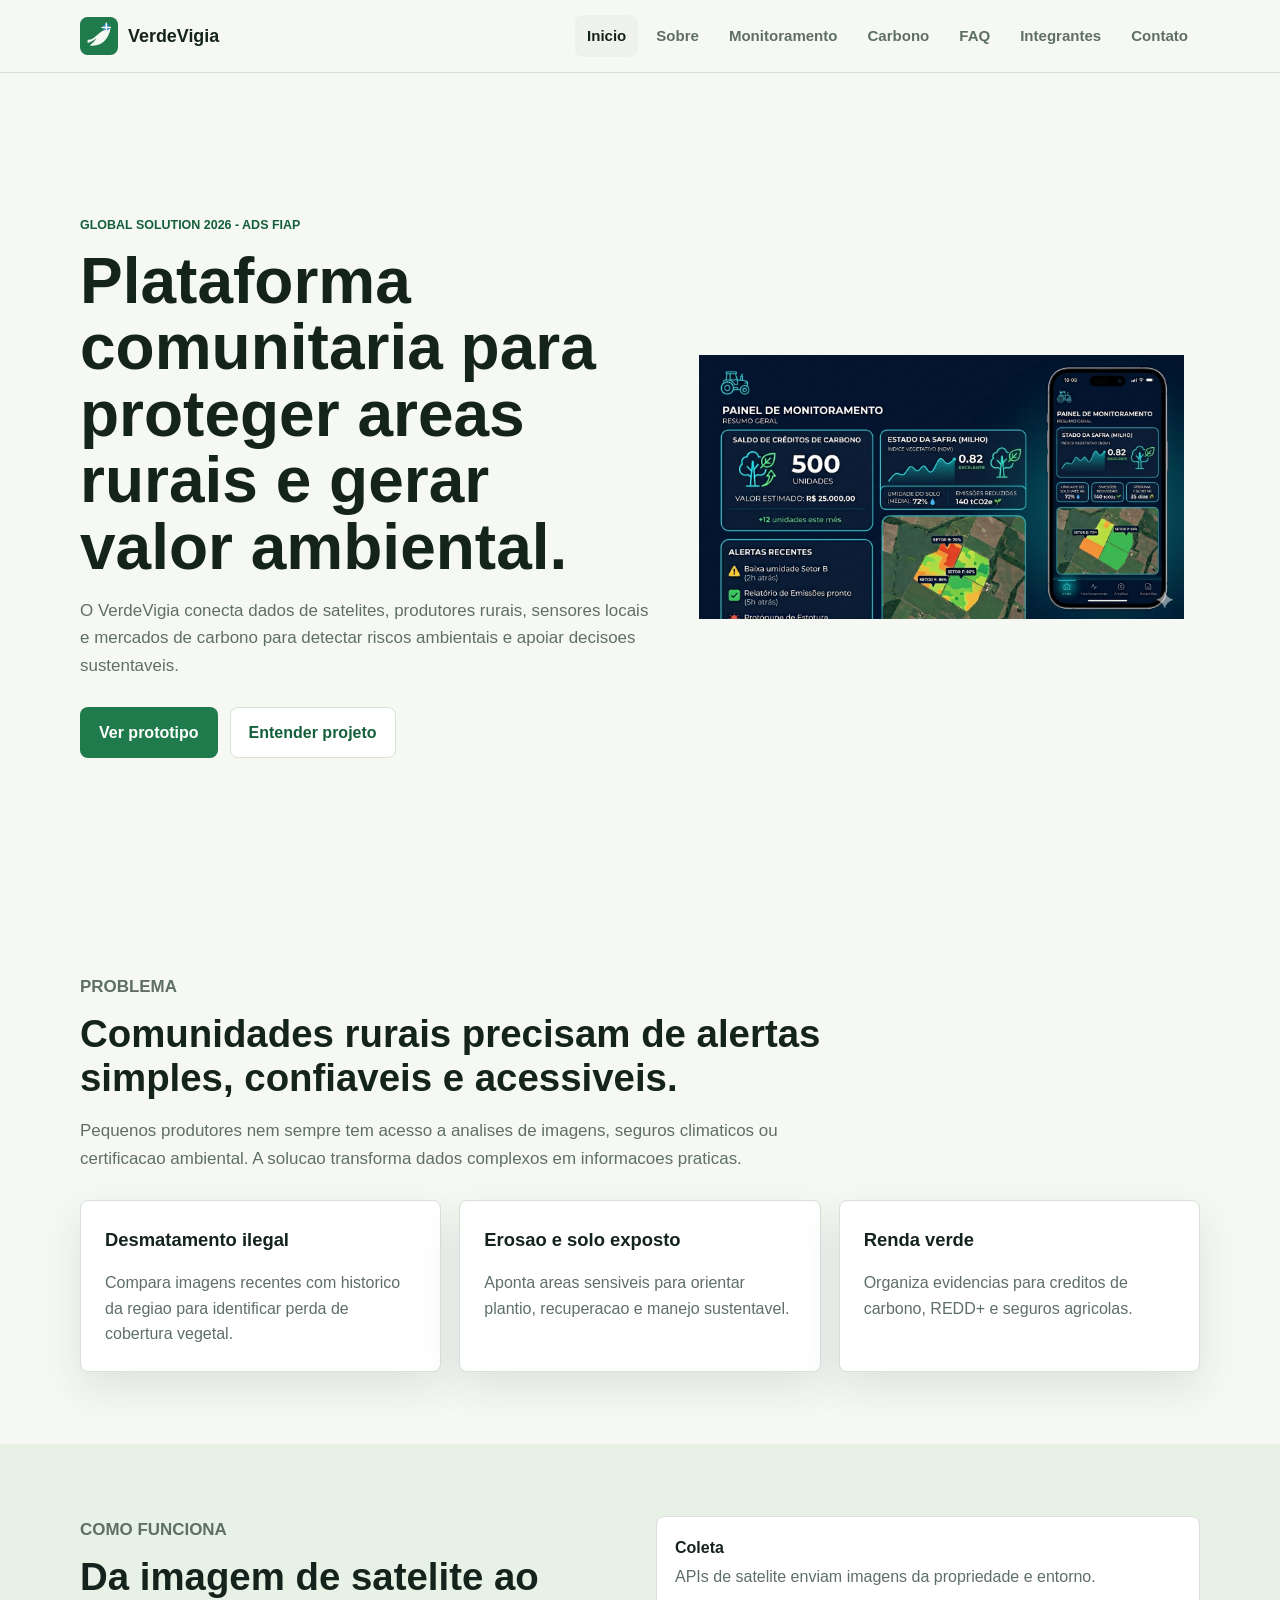
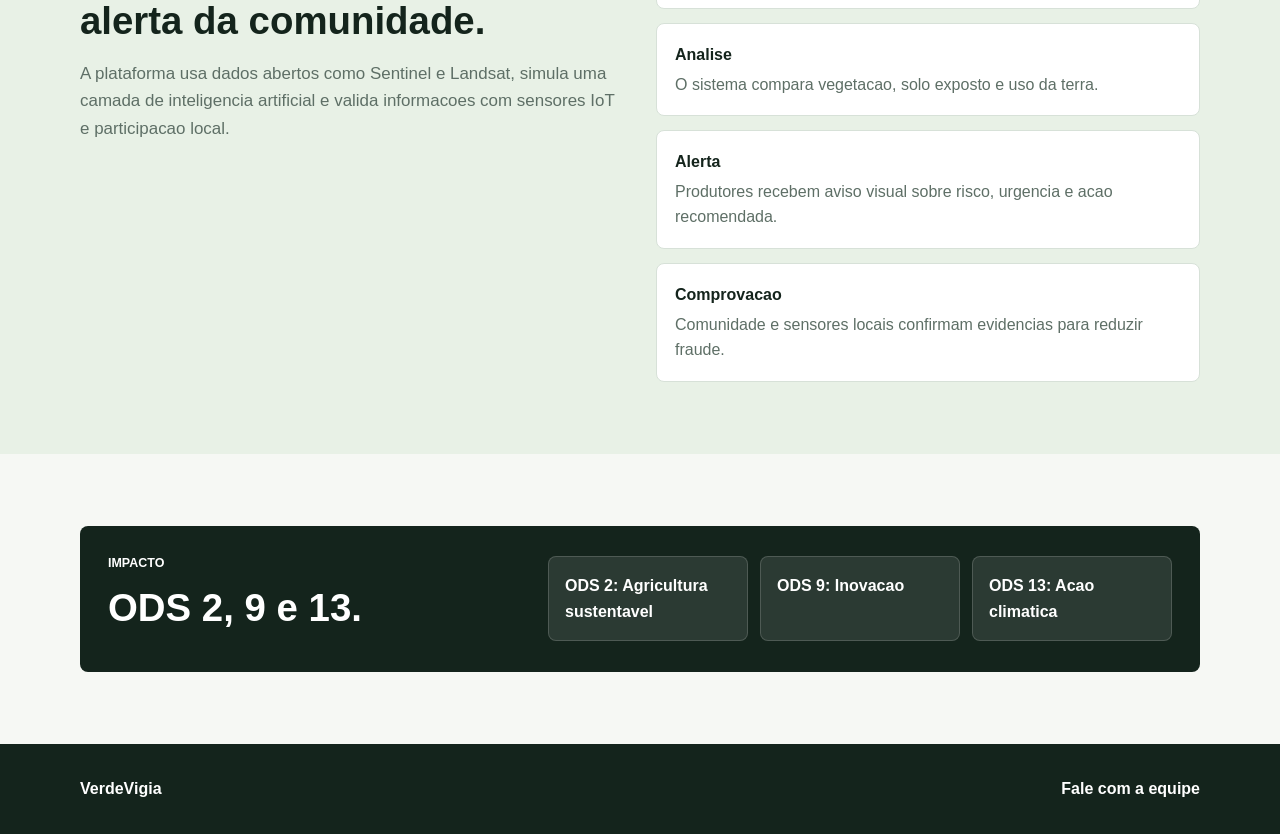
<file: index.html>
﻿<!DOCTYPE html>
<html lang="pt-BR">
<head>
  <meta charset="UTF-8">
  <meta name="viewport" content="width=device-width, initial-scale=1.0">
  <title>VerdeVigia | Monitoramento Ambiental Comunitario</title>
  <link rel="stylesheet" href="css/style.css">
</head>
<body>
  <header class="cabecalho-site">
    <nav class="barra-menu conteiner">
      <a class="marca" href="index.html">
        <img src="assets/logo.svg" alt="" class="icone-marca">
        <span>VerdeVigia</span>
      </a>
      <button class="botao-menu" type="button" aria-label="Abrir menu" aria-expanded="false" aria-controls="main-menu">
        <span></span>
        <span></span>
        <span></span>
      </button>
      <ul class="links-menu" id="main-menu">
        <li><a href="index.html" class="atual">Inicio</a></li>
        <li><a href="sobre.html">Sobre</a></li>
        <li><a href="monitoramento.html">Monitoramento</a></li>
        <li><a href="carbono.html">Carbono</a></li>
        <li><a href="faq.html">FAQ</a></li>
        <li><a href="integrantes.html">Integrantes</a></li>
        <li><a class="link-contato" href="contato.html">Contato</a></li>
      </ul>
    </nav>
  </header>

  <main>
    <section class="inicio secao">
      <div class="conteiner inicio-grade">
        <div class="inicio-conteudo">
          <p class="rotulo">Global Solution 2026 - ADS FIAP</p>
          <h1>Plataforma comunitaria para proteger areas rurais e gerar valor ambiental.</h1>
          <p class="texto-inicio">
            O VerdeVigia conecta dados de satelites, produtores rurais, sensores locais e mercados de carbono para detectar riscos ambientais e apoiar decisoes sustentaveis.
          </p>
          <div class="acoes-inicio">
            <a class="botao principal" href="monitoramento.html">Ver prototipo</a>
            <a class="botao secundario" href="sobre.html">Entender projeto</a>
          </div>
        </div>
        <div class="imagem-inicio">
          <img src="assets/satelite-field.png" alt="Satelite analisando areas de floresta, lavoura e rios">
        </div>
      </div>
    </section>

    <section class="secao">
      <div class="conteiner">
        <div class="titulo-secao">
          <p class="rotulo">Problema</p>
          <h2>Comunidades rurais precisam de alertas simples, confiaveis e acessiveis.</h2>
          <p>
            Pequenos produtores nem sempre tem acesso a analises de imagens, seguros climaticos ou certificacao ambiental. A solucao transforma dados complexos em informacoes praticas.
          </p>
        </div>
        <div class="grade-cards">
          <article class="card-info">
            <h3>Desmatamento ilegal</h3>
            <p>Compara imagens recentes com historico da regiao para identificar perda de cobertura vegetal.</p>
          </article>
          <article class="card-info">
            <h3>Erosao e solo exposto</h3>
            <p>Aponta areas sensiveis para orientar plantio, recuperacao e manejo sustentavel.</p>
          </article>
          <article class="card-info">
            <h3>Renda verde</h3>
            <p>Organiza evidencias para creditos de carbono, REDD+ e seguros agricolas.</p>
          </article>
        </div>
      </div>
    </section>

    <section class="secao fundo-claro">
      <div class="conteiner duas-colunas">
        <div>
          <p class="rotulo">Como funciona</p>
          <h2>Da imagem de satelite ao alerta da comunidade.</h2>
          <p>
            A plataforma usa dados abertos como Sentinel e Landsat, simula uma camada de inteligencia artificial e valida informacoes com sensores IoT e participacao local.
          </p>
        </div>
        <ol class="linha-tempo">
          <li>
            <strong>Coleta</strong>
            <span>APIs de satelite enviam imagens da propriedade e entorno.</span>
          </li>
          <li>
            <strong>Analise</strong>
            <span>O sistema compara vegetacao, solo exposto e uso da terra.</span>
          </li>
          <li>
            <strong>Alerta</strong>
            <span>Produtores recebem aviso visual sobre risco, urgencia e acao recomendada.</span>
          </li>
          <li>
            <strong>Comprovacao</strong>
            <span>Comunidade e sensores locais confirmam evidencias para reduzir fraude.</span>
          </li>
        </ol>
      </div>
    </section>

    <section class="secao">
      <div class="conteiner faixa-ods">
        <div>
          <p class="rotulo">Impacto</p>
          <h2>ODS 2, 9 e 13.</h2>
        </div>
        <div class="lista-ods">
          <span>ODS 2: Agricultura sustentavel</span>
          <span>ODS 9: Inovacao</span>
          <span>ODS 13: Acao climatica</span>
        </div>
      </div>
    </section>
  </main>

  <footer class="rodape-site">
    <div class="conteiner grade-rodape">
      <div>
        <strong>VerdeVigia</strong>
      </div>
      <a href="contato.html">Fale com a equipe</a>
    </div>
  </footer>

  <script src="js/script.js"></script>
</body>
</html>
</file>
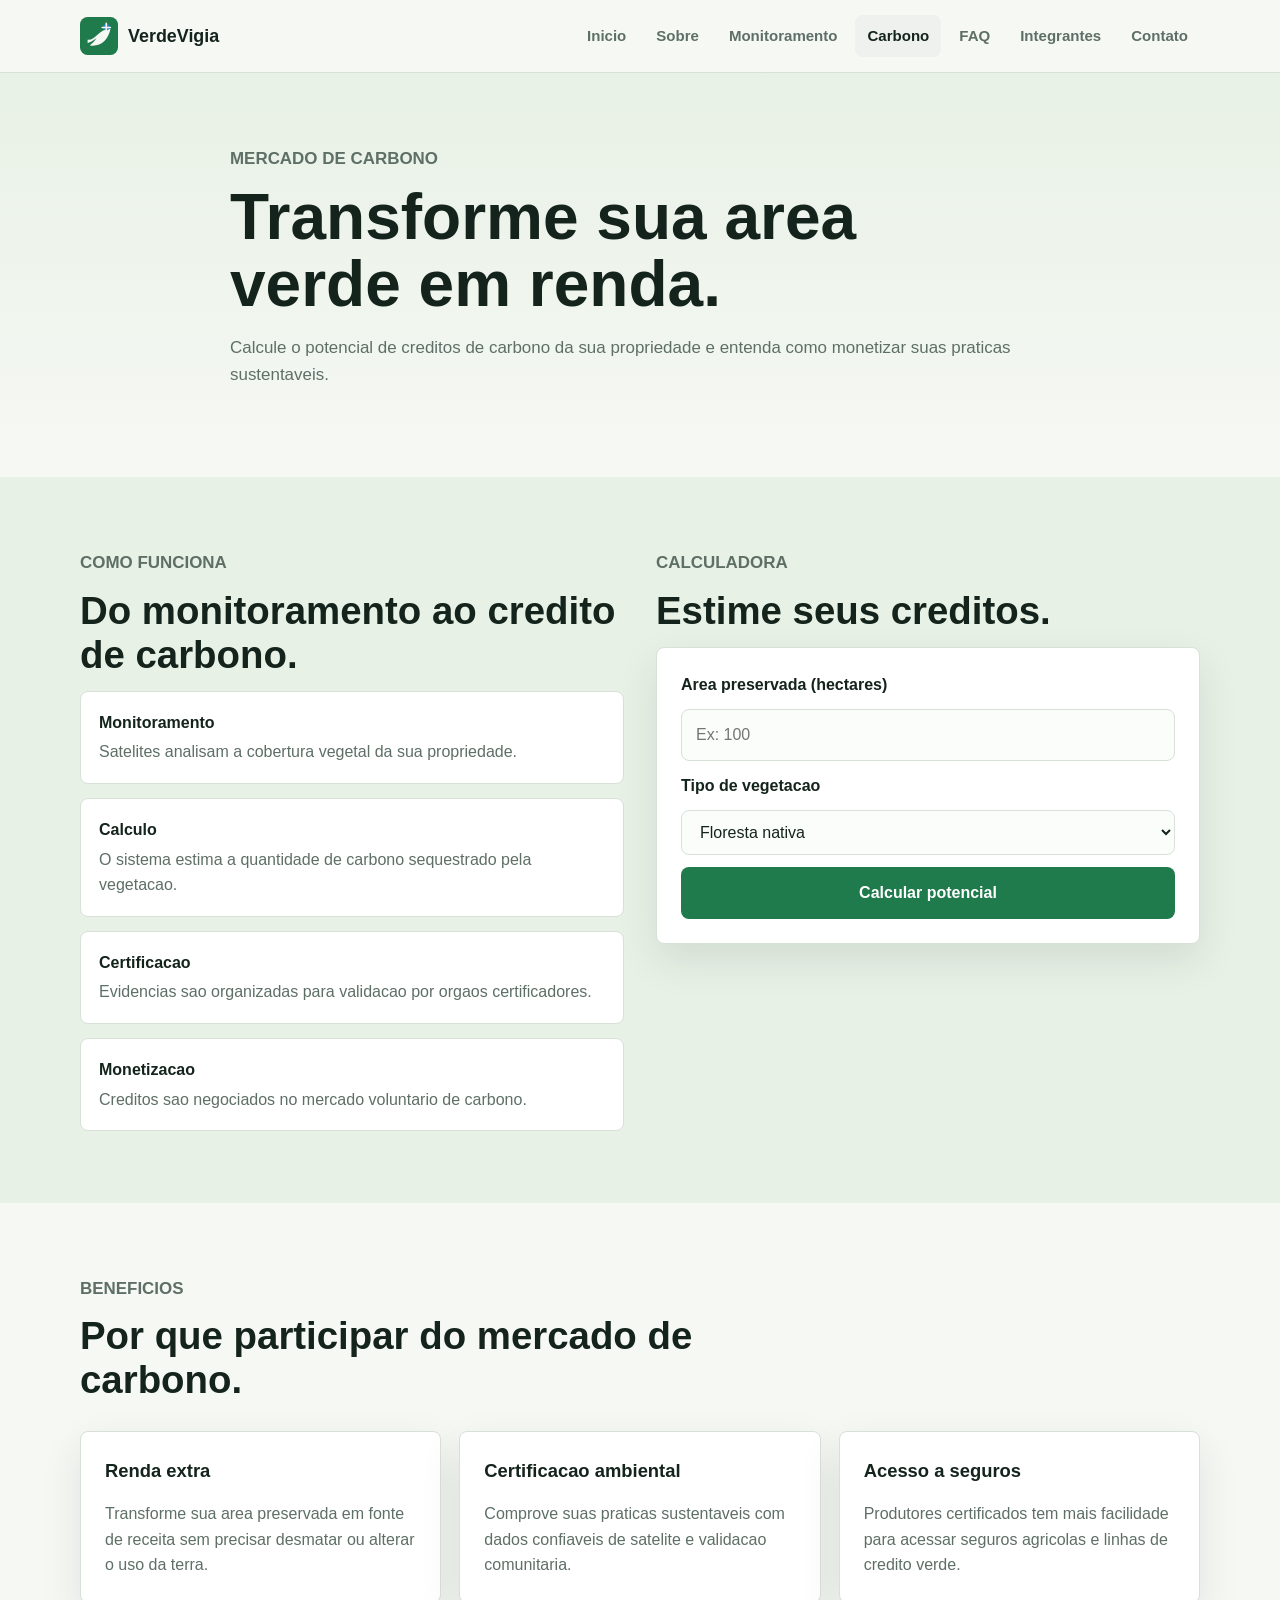
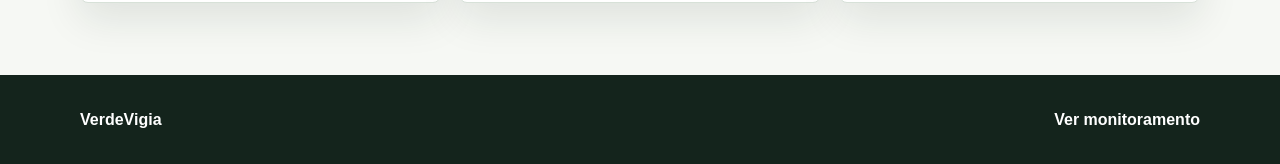
<file: carbono.html>
<!DOCTYPE html>
<html lang="pt-BR">
<head>
  <meta charset="UTF-8">
  <meta name="viewport" content="width=device-width, initial-scale=1.0">
  <title>Carbono | VerdeVigia</title>
  <link rel="stylesheet" href="css/style.css">
</head>
<body>
  <header class="cabecalho-site">
    <nav class="barra-menu conteiner">
      <a class="marca" href="index.html"><img src="assets/logo.svg" alt="" class="icone-marca"><span>VerdeVigia</span></a>
      <button class="botao-menu" type="button" aria-label="Abrir menu" aria-expanded="false" aria-controls="main-menu"><span></span><span></span><span></span></button>
      <ul class="links-menu" id="main-menu">
        <li><a href="index.html">Inicio</a></li>
        <li><a href="sobre.html">Sobre</a></li>
        <li><a href="monitoramento.html">Monitoramento</a></li>
        <li><a href="carbono.html" class="atual">Carbono</a></li>
        <li><a href="faq.html">FAQ</a></li>
        <li><a href="integrantes.html">Integrantes</a></li>
        <li><a class="link-contato" href="contato.html">Contato</a></li>
      </ul>
    </nav>
  </header>

  <main>
    <section class="topo-pagina secao">
      <div class="conteiner estreito">
        <p class="rotulo">Mercado de carbono</p>
        <h1>Transforme sua area verde em renda.</h1>
        <p>Calcule o potencial de creditos de carbono da sua propriedade e entenda como monetizar suas praticas sustentaveis.</p>
      </div>
    </section>

    <section class="secao fundo-claro">
      <div class="conteiner duas-colunas">
        <div>
          <p class="rotulo">Como funciona</p>
          <h2>Do monitoramento ao credito de carbono.</h2>
          <ol class="linha-tempo">
            <li>
              <strong>Monitoramento</strong>
              <span>Satelites analisam a cobertura vegetal da sua propriedade.</span>
            </li>
            <li>
              <strong>Calculo</strong>
              <span>O sistema estima a quantidade de carbono sequestrado pela vegetacao.</span>
            </li>
            <li>
              <strong>Certificacao</strong>
              <span>Evidencias sao organizadas para validacao por orgaos certificadores.</span>
            </li>
            <li>
              <strong>Monetizacao</strong>
              <span>Creditos sao negociados no mercado voluntario de carbono.</span>
            </li>
          </ol>
        </div>
        <div>
          <p class="rotulo">Calculadora</p>
          <h2>Estime seus creditos.</h2>
          <div class="painel-controle">
            <label for="areaCalc">Area preservada (hectares)</label>
            <input id="areaCalc" type="number" min="1" max="10000" placeholder="Ex: 100">
            <label for="vegetacaoCalc">Tipo de vegetacao</label>
            <select id="vegetacaoCalc">
              <option value="floresta">Floresta nativa</option>
              <option value="caatinga">Caatinga</option>
              <option value="cerrado">Cerrado</option>
              <option value="mata">Mata ciliar</option>
            </select>
            <button class="botao principal cheio" type="button" id="calcularCarbono">Calcular potencial</button>
            <div id="resultadoCarbono" class="painel-status" style="display:none">
              <p class="rotulo">Resultado estimado</p>
              <h2 id="valorCarbono">0 toneladas</h2>
              <p id="valorReais">Equivalente a R$ 0,00</p>
            </div>
          </div>
        </div>
      </div>
    </section>

    <section class="secao">
      <div class="conteiner">
        <div class="titulo-secao">
          <p class="rotulo">Beneficios</p>
          <h2>Por que participar do mercado de carbono.</h2>
        </div>
        <div class="grade-cards">
          <article class="card-info">
            <h3>Renda extra</h3>
            <p>Transforme sua area preservada em fonte de receita sem precisar desmatar ou alterar o uso da terra.</p>
          </article>
          <article class="card-info">
            <h3>Certificacao ambiental</h3>
            <p>Comprove suas praticas sustentaveis com dados confiaveis de satelite e validacao comunitaria.</p>
          </article>
          <article class="card-info">
            <h3>Acesso a seguros</h3>
            <p>Produtores certificados tem mais facilidade para acessar seguros agricolas e linhas de credito verde.</p>
          </article>
        </div>
      </div>
    </section>
  </main>

  <footer class="rodape-site">
    <div class="conteiner grade-rodape">
      <div><strong>VerdeVigia</strong></div>
      <a href="monitoramento.html">Ver monitoramento</a>
    </div>
  </footer>

  <script src="js/script.js"></script>
</body>
</html>
</file>
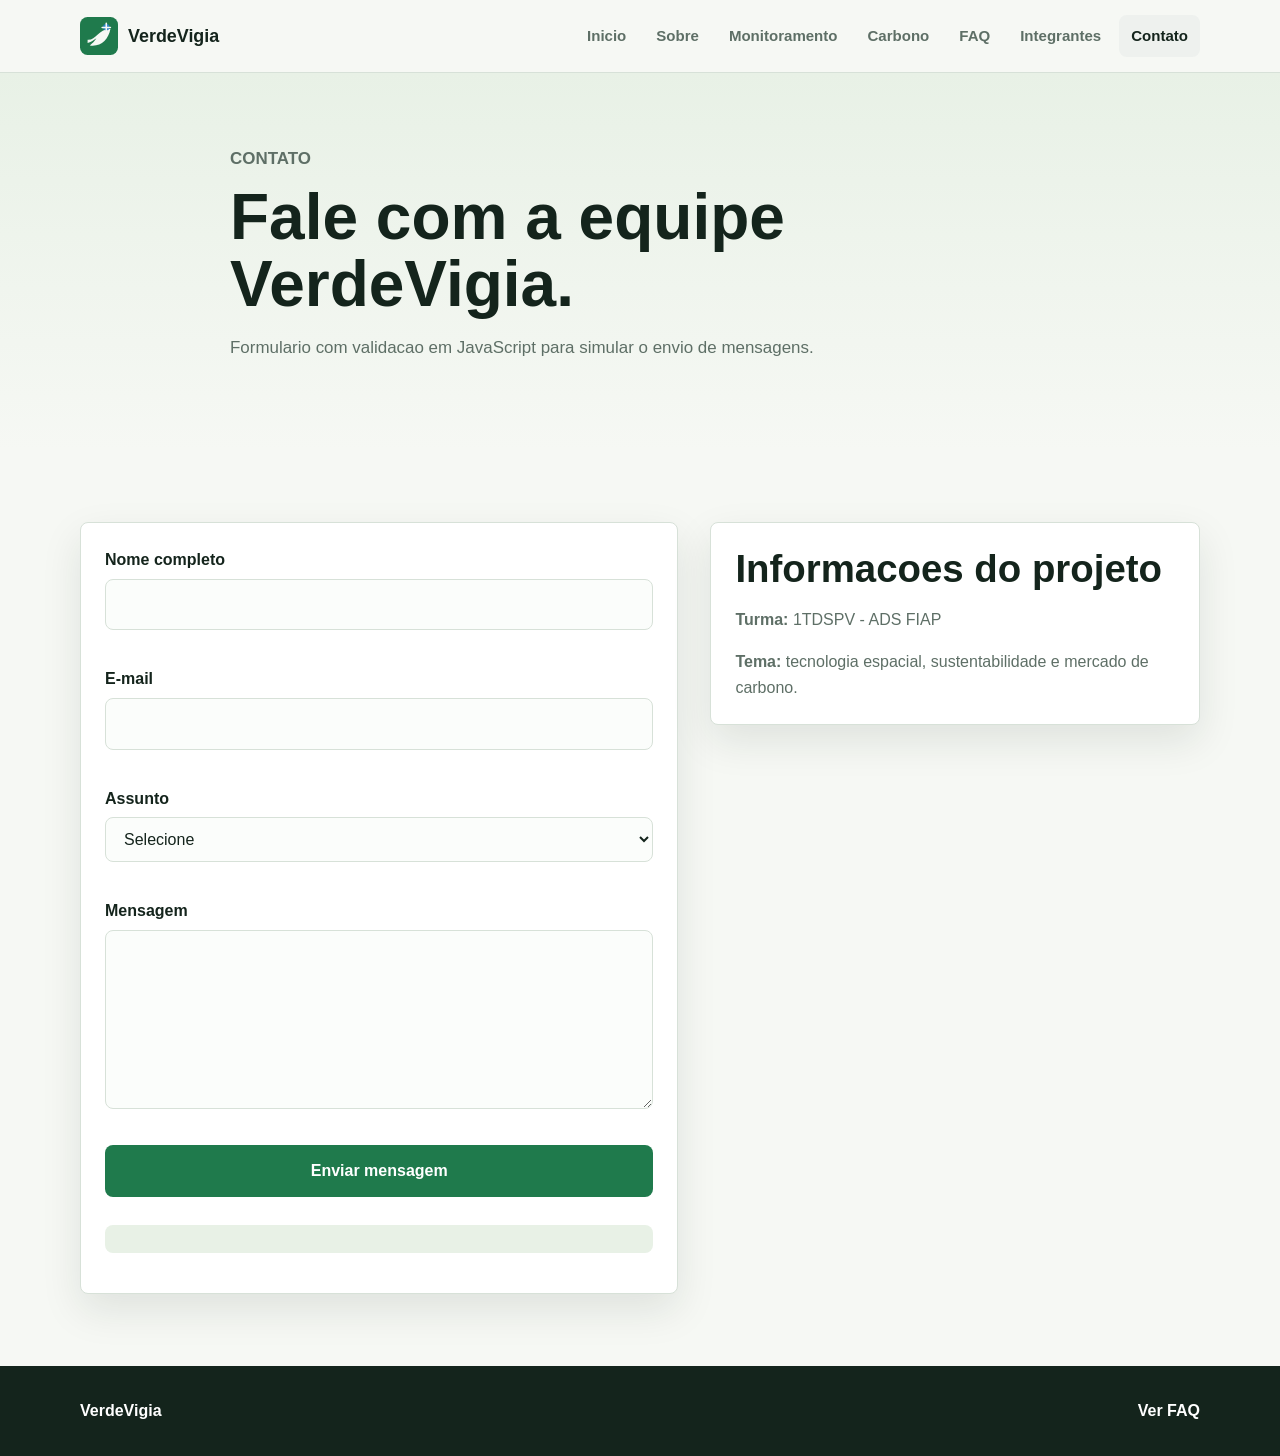
<file: contato.html>
<!DOCTYPE html>
<html lang="pt-BR">
<head>
  <meta charset="UTF-8">
  <meta name="viewport" content="width=device-width, initial-scale=1.0">
  <title>Contato | VerdeVigia</title>
  <link rel="stylesheet" href="css/style.css">
</head>
<body>
  <header class="cabecalho-site">
    <nav class="barra-menu conteiner">
      <a class="marca" href="index.html"><img src="assets/logo.svg" alt="" class="icone-marca"><span>VerdeVigia</span></a>
      <button class="botao-menu" type="button" aria-label="Abrir menu" aria-expanded="false" aria-controls="main-menu"><span></span><span></span><span></span></button>
      <ul class="links-menu" id="main-menu">
        <li><a href="index.html">Inicio</a></li>
        <li><a href="sobre.html">Sobre</a></li>
        <li><a href="monitoramento.html">Monitoramento</a></li>
        <li><a href="carbono.html">Carbono</a></li>
        <li><a href="faq.html">FAQ</a></li>
        <li><a href="integrantes.html">Integrantes</a></li>
        <li><a class="link-contato atual" href="contato.html">Contato</a></li>
      </ul>
    </nav>
  </header>

  <main>
    <section class="topo-pagina secao">
      <div class="conteiner estreito">
        <p class="rotulo">Contato</p>
        <h1>Fale com a equipe VerdeVigia.</h1>
        <p>Formulario com validacao em JavaScript para simular o envio de mensagens.</p>
      </div>
    </section>

    <section class="secao">
      <div class="conteiner grade-contato">
        <form class="formulario-contato" id="contactForm" novalidate>
          <div class="campo-formulario">
            <label for="name">Nome completo</label>
            <input id="name" name="name" type="text" autocomplete="name">
            <small class="mensagem-erro"></small>
          </div>
          <div class="campo-formulario">
            <label for="email">E-mail</label>
            <input id="email" name="email" type="email" autocomplete="email">
            <small class="mensagem-erro"></small>
          </div>
          <div class="campo-formulario">
            <label for="subject">Assunto</label>
            <select id="subject" name="subject">
              <option value="">Selecione</option>
              <option value="monitoramento">Monitoramento ambiental</option>
              <option value="carbono">Credito de carbono</option>
              <option value="parceria">Parceria</option>
            </select>
            <small class="mensagem-erro"></small>
          </div>
          <div class="campo-formulario">
            <label for="message">Mensagem</label>
            <textarea id="message" name="message" rows="6"></textarea>
            <small class="mensagem-erro"></small>
          </div>
          <button class="botao principal cheio" type="submit">Enviar mensagem</button>
          <p class="retorno-formulario" id="formFeedback"></p>
        </form>

        <div class="painel-destaque">
          <h2>Informacoes do projeto</h2>
          <p><strong>Turma:</strong> 1TDSPV - ADS FIAP</p>
          <p><strong>Tema:</strong> tecnologia espacial, sustentabilidade e mercado de carbono.</p>
        </div>
      </div>
    </section>
  </main>

  <footer class="rodape-site">
    <div class="conteiner grade-rodape">
      <div><strong>VerdeVigia</strong></div>
      <a href="faq.html">Ver FAQ</a>
    </div>
  </footer>
  <script src="js/script.js"></script>
</body>
</html>
</file>
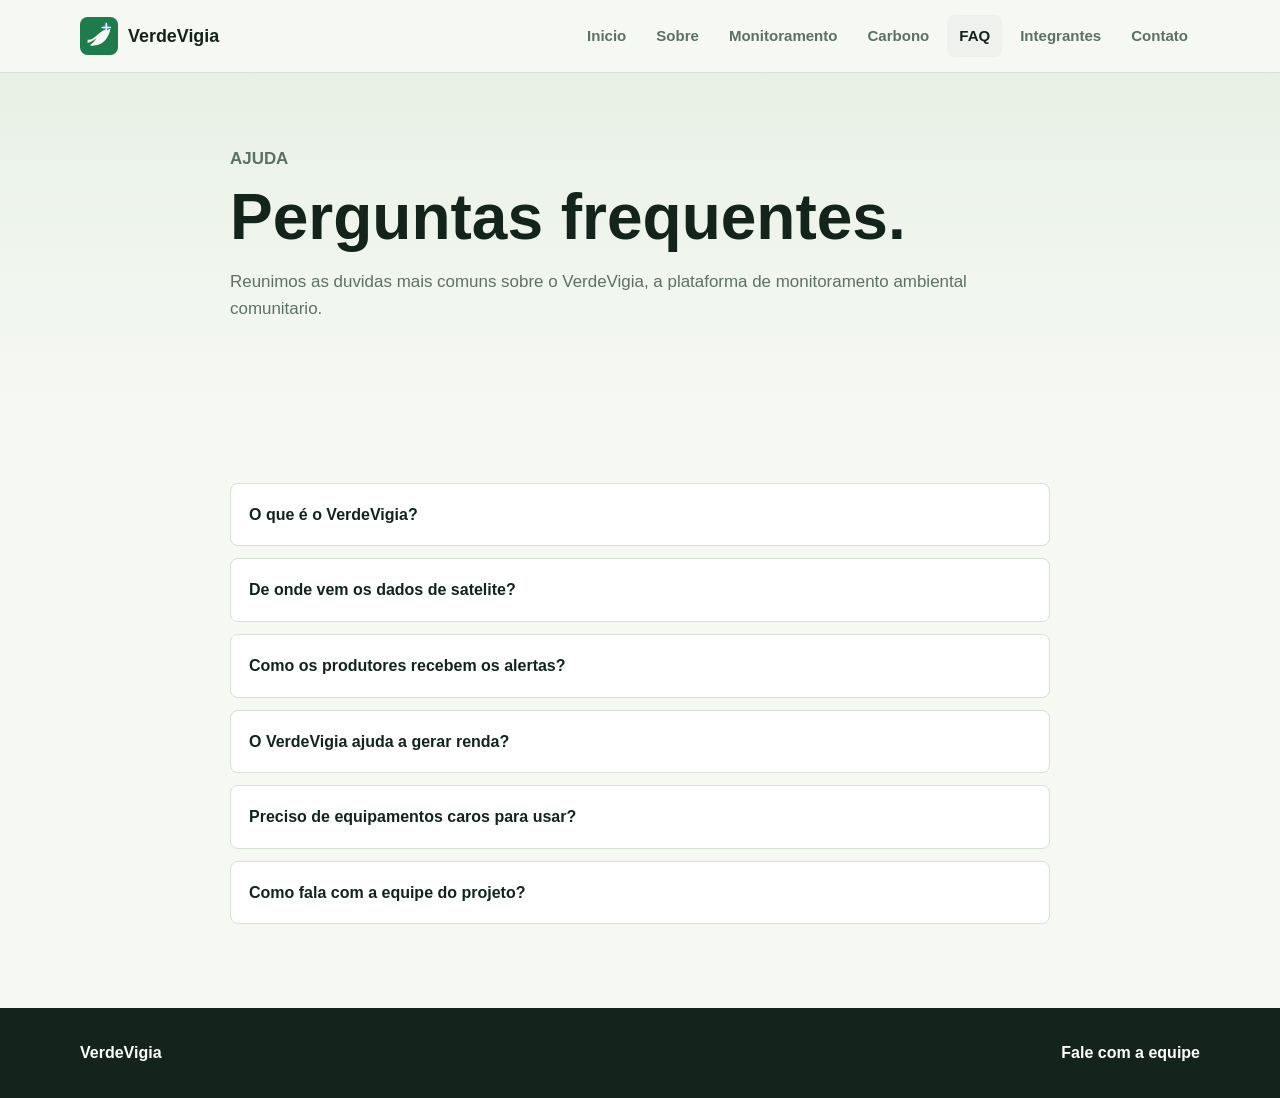
<file: faq.html>
<!DOCTYPE html>
<html lang="pt-BR">
<head>
  <meta charset="UTF-8">
  <meta name="viewport" content="width=device-width, initial-scale=1.0">
  <title>FAQ | VerdeVigia</title>
  <link rel="stylesheet" href="css/style.css">
</head>
<body>
  <header class="cabecalho-site">
    <nav class="barra-menu conteiner">
      <a class="marca" href="index.html"><img src="assets/logo.svg" alt="" class="icone-marca"><span>VerdeVigia</span></a>
      <button class="botao-menu" type="button" aria-label="Abrir menu" aria-expanded="false" aria-controls="main-menu"><span></span><span></span><span></span></button>
      <ul class="links-menu" id="main-menu">
        <li><a href="index.html">Inicio</a></li>
        <li><a href="sobre.html">Sobre</a></li>
        <li><a href="monitoramento.html">Monitoramento</a></li>
        <li><a href="carbono.html">Carbono</a></li>
        <li><a href="faq.html" class="atual">FAQ</a></li>
        <li><a href="integrantes.html">Integrantes</a></li>
        <li><a class="link-contato" href="contato.html">Contato</a></li>
      </ul>
    </nav>
  </header>

  <main>
    <section class="topo-pagina secao">
      <div class="conteiner estreito">
        <p class="rotulo">Ajuda</p>
        <h1>Perguntas frequentes.</h1>
        <p>Reunimos as duvidas mais comuns sobre o VerdeVigia, a plataforma de monitoramento ambiental comunitario.</p>
      </div>
    </section>

    <section class="secao">
      <div class="conteiner estreito acordeon">
        <article class="item-faq">
          <button class="pergunta-faq" type="button">O que é o VerdeVigia?</button>
          <div class="resposta-faq">
            <p>E uma plataforma comunitaria que conecta dados de satelites, sensores locais e produtores rurais para detectar riscos ambientais e apoiar decisoes sustentaveis.</p>
          </div>
        </article>

        <article class="item-faq">
          <button class="pergunta-faq" type="button">De onde vem os dados de satelite?</button>
          <div class="resposta-faq">
            <p>Utilizamos dados abertos de programas como Sentinel e Landsat, combinados com uma camada simulada de inteligencia artificial e validacao por sensores IoT.</p>
          </div>
        </article>

        <article class="item-faq">
          <button class="pergunta-faq" type="button">Como os produtores recebem os alertas?</button>
          <div class="resposta-faq">
            <p>Os alertas chegam de forma visual e simples, indicando o nivel de risco, a urgencia e a acao recomendada para cada area monitorada.</p>
          </div>
        </article>

        <article class="item-faq">
          <button class="pergunta-faq" type="button">O VerdeVigia ajuda a gerar renda?</button>
          <div class="resposta-faq">
            <p>Sim. A plataforma organiza evidencias ambientais que podem ser usadas em creditos de carbono, projetos REDD+ e seguros agricolas.</p>
          </div>
        </article>

        <article class="item-faq">
          <button class="pergunta-faq" type="button">Preciso de equipamentos caros para usar?</button>
          <div class="resposta-faq">
            <p>Nao. O foco e a acessibilidade: a solucao transforma dados complexos em informacoes praticas que podem ser acessadas em qualquer dispositivo.</p>
          </div>
        </article>

        <article class="item-faq">
          <button class="pergunta-faq" type="button">Como fala com a equipe do projeto?</button>
          <div class="resposta-faq">
            <p>Basta acessar a pagina de <a href="contato.html">Contato</a> e enviar uma mensagem pelo formulario para a equipe VerdeVigia.</p>
          </div>
        </article>
      </div>
    </section>
  </main>

  <footer class="rodape-site">
    <div class="conteiner grade-rodape">
      <div><strong>VerdeVigia</strong></div>
      <a href="contato.html">Fale com a equipe</a>
    </div>
  </footer>
  <script src="js/script.js"></script>
</body>
</html>
</file>
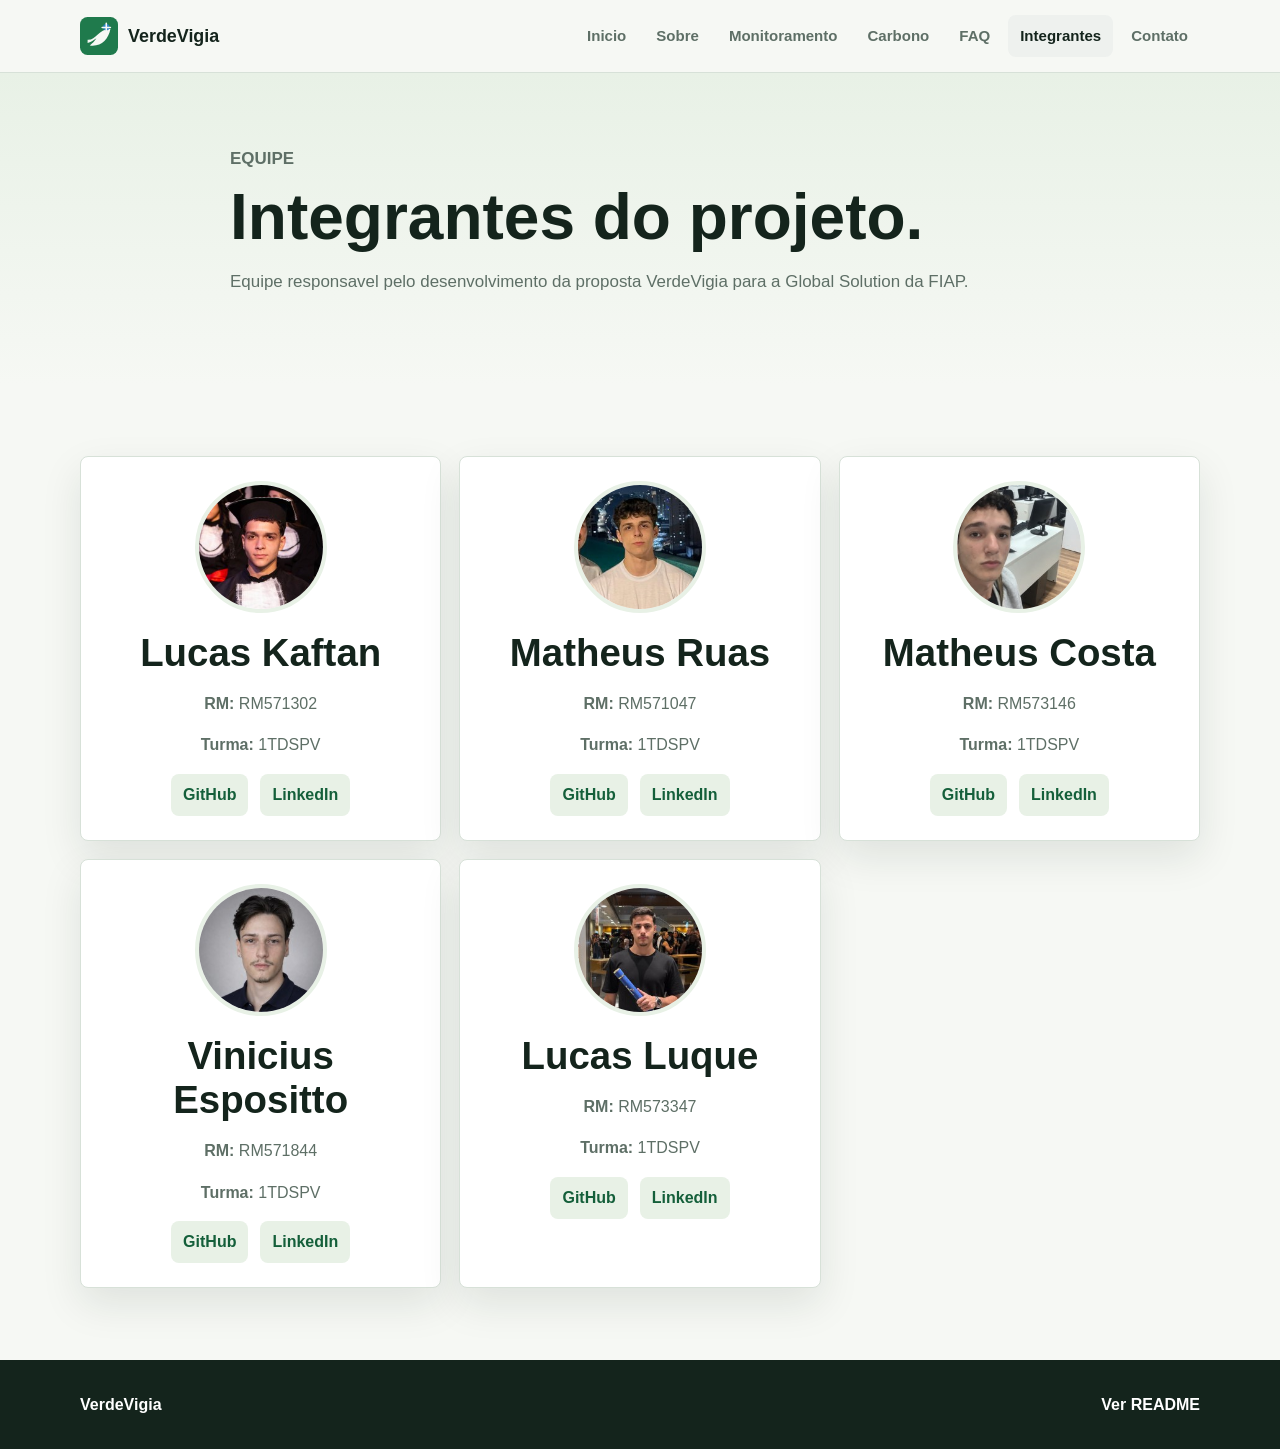
<file: integrantes.html>
﻿<!DOCTYPE html>
<html lang="pt-BR">
<head>
  <meta charset="UTF-8">
  <meta name="viewport" content="width=device-width, initial-scale=1.0">
  <title>Integrantes | VerdeVigia</title>
  <link rel="stylesheet" href="css/style.css">
</head>
<body>
  <header class="cabecalho-site">
    <nav class="barra-menu conteiner">
      <a class="marca" href="index.html"><img src="assets/logo.svg" alt="" class="icone-marca"><span>VerdeVigia</span></a>
      <button class="botao-menu" type="button" aria-label="Abrir menu" aria-expanded="false" aria-controls="main-menu"><span></span><span></span><span></span></button>
      <ul class="links-menu" id="main-menu">
        <li><a href="index.html">Inicio</a></li>
        <li><a href="sobre.html">Sobre</a></li>
        <li><a href="monitoramento.html">Monitoramento</a></li>
        <li><a href="carbono.html">Carbono</a></li>
        <li><a href="faq.html">FAQ</a></li>
        <li><a href="integrantes.html" class="atual">Integrantes</a></li>
        <li><a class="link-contato" href="contato.html">Contato</a></li>
      </ul>
    </nav>
  </header>

  <main>
    <section class="topo-pagina secao">
      <div class="conteiner estreito">
        <p class="rotulo">Equipe</p>
        <h1>Integrantes do projeto.</h1>
        <p>Equipe responsavel pelo desenvolvimento da proposta VerdeVigia para a Global Solution da FIAP.</p>
      </div>
    </section>

    <section class="secao">
      <div class="conteiner grade-cards tres">
        <article class="card-integrante">
          <img src="assets/foto-lucaskaftan.jpg" alt="Foto de Lucas Kaftan">
          <h2>Lucas Kaftan</h2>
          <p><strong>RM:</strong> RM571302</p>
          <p><strong>Turma:</strong> 1TDSPV</p>
          <div class="links-integrante">
            <a href="https://github.com/studdw" target="_blank" >GitHub</a>
            <a href="https://www.linkedin.com/in/lucas-pasturuti-354523273/?locale=en_US" target="_blank" >LinkedIn</a>
          </div>
        </article>
        <article class="card-integrante">
          <img src="assets/foto-matheusruas.jpg" alt="Foto de Matheus Ruas">
          <h2>Matheus Ruas</h2>
          <p><strong>RM:</strong> RM571047</p>
          <p><strong>Turma:</strong> 1TDSPV</p>
          <div class="links-integrante">
            <a href="https://github.com/IuRuas" target="_blank">GitHub</a>
            <a href="https://www.linkedin.com/in/matheus-iumatti-ruas-6923352bb/?skipRedirect=true" target="_blank">LinkedIn</a>
          </div>
        </article>
        <article class="card-integrante">
          <img src="assets/foto-matheuscosta.jpg" alt="Foto de Matheus Costa">
          <h2>Matheus Costa</h2>
          <p><strong>RM:</strong> RM573146</p>
          <p><strong>Turma:</strong> 1TDSPV</p>
          <div class="links-integrante">
            <a href="https://github.com/MatheusC0625" target="_blank">GitHub</a>
            <a href="https://www.linkedin.com/in/matheusrodrigues06/" target="_blank">LinkedIn</a>
          </div>
        </article>
        <article class="card-integrante">
          <img src="assets/foto-vinicius.jpg" alt="Foto de Vinicius Espositto">
          <h2>Vinicius Espositto</h2>
          <p><strong>RM:</strong> RM571844</p>
          <p><strong>Turma:</strong> 1TDSPV</p>
          <div class="links-integrante">
            <a href="https://github.com/ViniEsposito-dev" target="_blank">GitHub</a>
            <a href="https://www.linkedin.com/in/vinicius-silveira-esp%C3%B3sito-107a2a25a/" target="_blank">LinkedIn</a>
          </div>
        </article>
        <article class="card-integrante">
          <img src="assets/foto-lucasluque.jpg" alt="Foto de Lucas Luque">
          <h2>Lucas Luque</h2>
          <p><strong>RM:</strong> RM573347</p>
          <p><strong>Turma:</strong> 1TDSPV</p>
          <div class="links-integrante">
            <a href="https://github.com/LucasCabral0603" target="_blank">GitHub</a>
            <a href="https://www.linkedin.com/in/lucas-luque-cabral-660940350/" target="_blank">LinkedIn</a>
          </div>
        </article>
      </div>
    </section>
  </main>

  <footer class="rodape-site">
    <div class="conteiner grade-rodape">
      <div><strong>VerdeVigia</strong></div>
      <a href="README.md">Ver README</a>
    </div>
  </footer>
  <script src="js/script.js"></script>
</body>
</html>
</file>
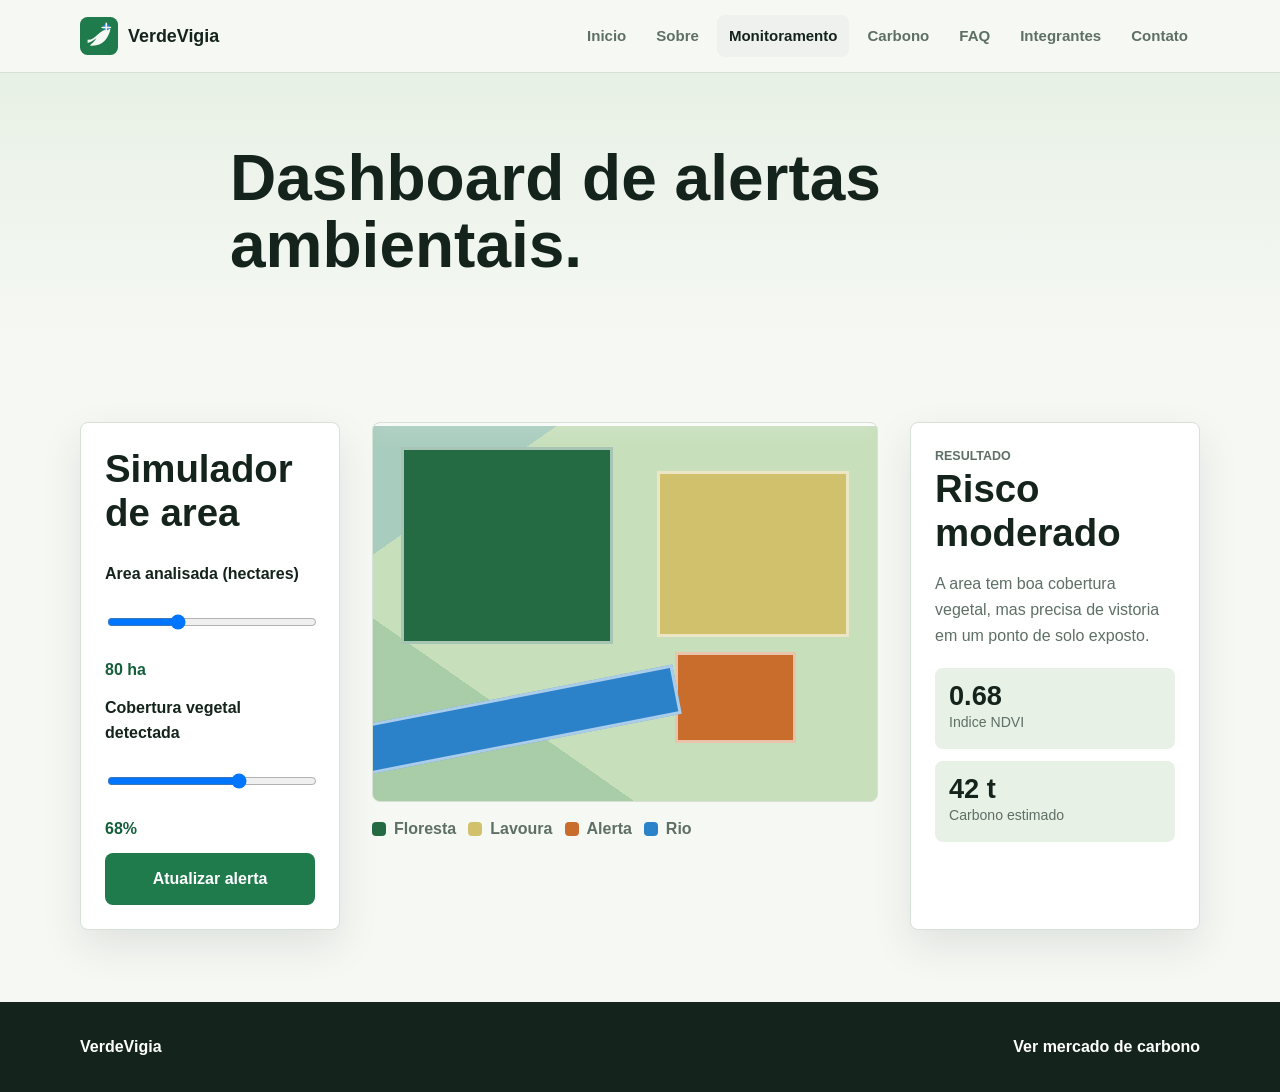
<file: monitoramento.html>
﻿<!DOCTYPE html>
<html lang="pt-BR">
<head>
  <meta charset="UTF-8">
  <meta name="viewport" content="width=device-width, initial-scale=1.0">
  <title>Monitoramento | VerdeVigia</title>
  <link rel="stylesheet" href="css/style.css">
</head>
<body>
  <header class="cabecalho-site">
    <nav class="barra-menu conteiner">
      <a class="marca" href="index.html"><img src="assets/logo.svg" alt="" class="icone-marca"><span>VerdeVigia</span></a>
      <button class="botao-menu" type="button" aria-label="Abrir menu" aria-expanded="false" aria-controls="main-menu"><span></span><span></span><span></span></button>
      <ul class="links-menu" id="main-menu">
        <li><a href="index.html">Inicio</a></li>
        <li><a href="sobre.html">Sobre</a></li>
        <li><a href="monitoramento.html" class="atual">Monitoramento</a></li>
        <li><a href="carbono.html">Carbono</a></li>
        <li><a href="faq.html">FAQ</a></li>
        <li><a href="integrantes.html">Integrantes</a></li>
        <li><a class="link-contato" href="contato.html">Contato</a></li>
      </ul>
    </nav>
  </header>

  <main>
    <section class="topo-pagina secao">
      <div class="conteiner estreito">
        <h1>Dashboard de alertas ambientais.</h1>
      </div>
    </section>

    <section class="secao">
      <div class="conteiner grade-painel">
        <aside class="painel-controle">
          <h2>Simulador de area</h2>
          <label for="areaRange">Area analisada (hectares)</label>
          <input id="areaRange" type="range" min="10" max="250" value="80">
          <output id="areaOutput" for="areaRange">80 ha</output>
          <label for="vegetationRange">Cobertura vegetal detectada</label>
          <input id="vegetationRange" type="range" min="5" max="100" value="68">
          <output id="vegetationOutput" for="vegetationRange">68%</output>
          <button class="botao principal cheio" id="simulateAlert" type="button">Atualizar alerta</button>
        </aside>

        <section class="painel-mapa">
          
          <div class="mapa-satelite">
            <span class="area floresta"></span>
            <span class="area plantio"></span>
            <span class="area risco"></span>
            <span class="area agua"></span>
            <span class="linha-varredura"></span>
          </div>
          <div class="legenda-mapa">
            <span><i class="legenda-cor floresta"></i>Floresta</span>
            <span><i class="legenda-cor plantio"></i>Lavoura</span>
            <span><i class="legenda-cor risco"></i>Alerta</span>
            <span><i class="legenda-cor agua"></i>Rio</span>
          </div>
        </section>

        <section class="painel-status">
          <p class="rotulo">Resultado</p>
          <h2 id="riscoTitle">Risco moderado</h2>
          <p id="riscoText">A area tem boa cobertura vegetal, mas precisa de vistoria em um ponto de solo exposto.</p>
          <div class="linha-metricas">
            <div><strong id="ndviValue">0.68</strong><span>Indice NDVI</span></div>
            <div><strong id="carbonValue">42 t</strong><span>Carbono estimado</span></div>
          </div>
        </section>
      </div>

    </section>

  </main>

  <footer class="rodape-site">
    <div class="conteiner grade-rodape">
      <div><strong>VerdeVigia</strong></div>
      <a href="carbono.html">Ver mercado de carbono</a>
    </div>
  </footer>
  <script src="js/script.js"></script>
</body>
</html>
</file>
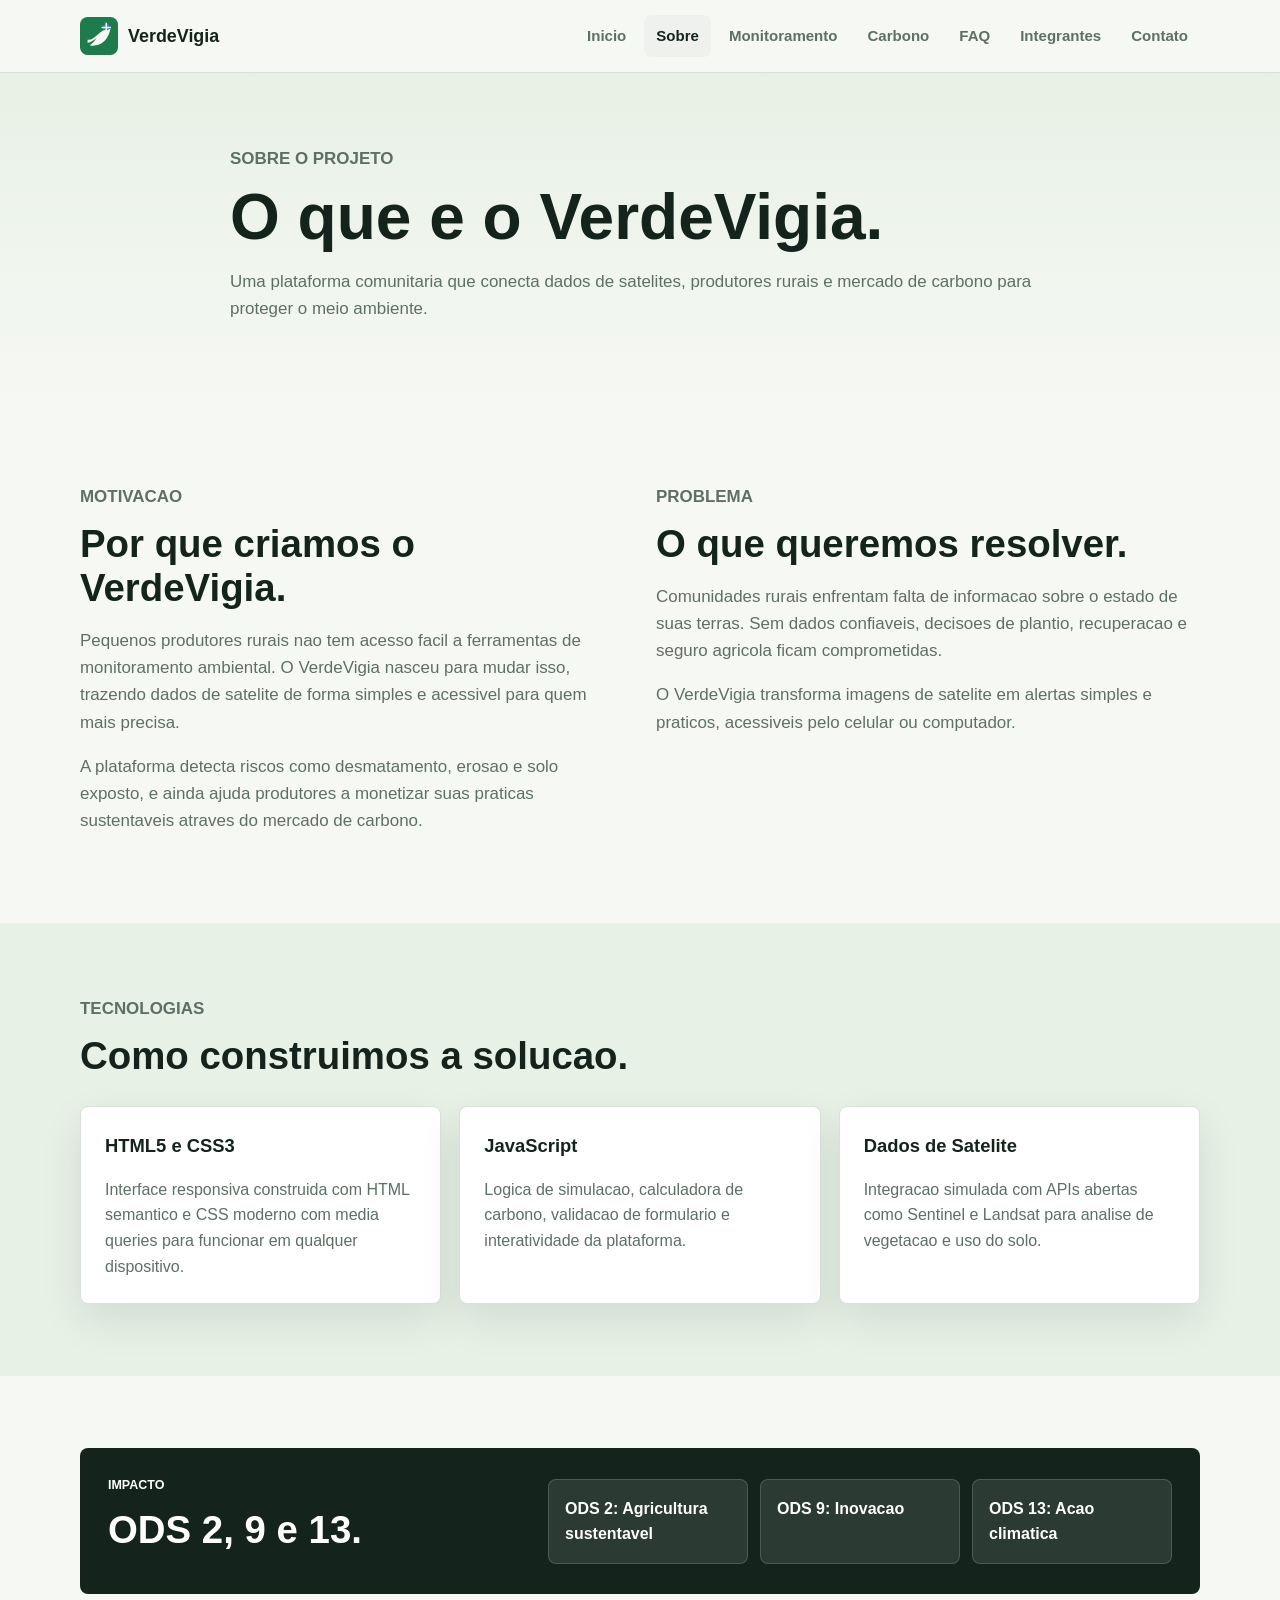
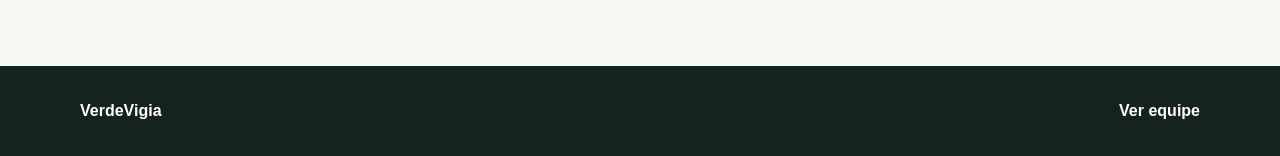
<file: sobre.html>
<!DOCTYPE html>
<html lang="pt-BR">
<head>
  <meta charset="UTF-8">
  <meta name="viewport" content="width=device-width, initial-scale=1.0">
  <title>Sobre | VerdeVigia</title>
  <link rel="stylesheet" href="css/style.css">
</head>
<body>
  <header class="cabecalho-site">
    <nav class="barra-menu conteiner">
      <a class="marca" href="index.html"><img src="assets/logo.svg" alt="" class="icone-marca"><span>VerdeVigia</span></a>
      <button class="botao-menu" type="button" aria-label="Abrir menu" aria-expanded="false" aria-controls="main-menu"><span></span><span></span><span></span></button>
      <ul class="links-menu" id="main-menu">
        <li><a href="index.html">Inicio</a></li>
        <li><a href="sobre.html" class="atual">Sobre</a></li>
        <li><a href="monitoramento.html">Monitoramento</a></li>
        <li><a href="carbono.html">Carbono</a></li>
        <li><a href="faq.html">FAQ</a></li>
        <li><a href="integrantes.html">Integrantes</a></li>
        <li><a class="link-contato" href="contato.html">Contato</a></li>
      </ul>
    </nav>
  </header>

  <main>
    <section class="topo-pagina secao">
      <div class="conteiner estreito">
        <p class="rotulo">Sobre o projeto</p>
        <h1>O que e o VerdeVigia.</h1>
        <p>Uma plataforma comunitaria que conecta dados de satelites, produtores rurais e mercado de carbono para proteger o meio ambiente.</p>
      </div>
    </section>

    <section class="secao">
      <div class="conteiner duas-colunas">
        <div>
          <p class="rotulo">Motivacao</p>
          <h2>Por que criamos o VerdeVigia.</h2>
          <p>Pequenos produtores rurais nao tem acesso facil a ferramentas de monitoramento ambiental. O VerdeVigia nasceu para mudar isso, trazendo dados de satelite de forma simples e acessivel para quem mais precisa.</p>
          <p>A plataforma detecta riscos como desmatamento, erosao e solo exposto, e ainda ajuda produtores a monetizar suas praticas sustentaveis atraves do mercado de carbono.</p>
        </div>
        <div>
          <p class="rotulo">Problema</p>
          <h2>O que queremos resolver.</h2>
          <p>Comunidades rurais enfrentam falta de informacao sobre o estado de suas terras. Sem dados confiaveis, decisoes de plantio, recuperacao e seguro agricola ficam comprometidas.</p>
          <p>O VerdeVigia transforma imagens de satelite em alertas simples e praticos, acessiveis pelo celular ou computador.</p>
        </div>
      </div>
    </section>

    <section class="secao fundo-claro">
      <div class="conteiner">
        <div class="titulo-secao">
          <p class="rotulo">Tecnologias</p>
          <h2>Como construimos a solucao.</h2>
        </div>
        <div class="grade-cards">
          <article class="card-info">
            <h3>HTML5 e CSS3</h3>
            <p>Interface responsiva construida com HTML semantico e CSS moderno com media queries para funcionar em qualquer dispositivo.</p>
          </article>
          <article class="card-info">
            <h3>JavaScript</h3>
            <p>Logica de simulacao, calculadora de carbono, validacao de formulario e interatividade da plataforma.</p>
          </article>
          <article class="card-info">
            <h3>Dados de Satelite</h3>
            <p>Integracao simulada com APIs abertas como Sentinel e Landsat para analise de vegetacao e uso do solo.</p>
          </article>
        </div>
      </div>
    </section>

    <section class="secao">
      <div class="conteiner faixa-ods">
        <div>
          <p class="rotulo">Impacto</p>
          <h2>ODS 2, 9 e 13.</h2>
        </div>
        <div class="lista-ods">
          <span>ODS 2: Agricultura sustentavel</span>
          <span>ODS 9: Inovacao</span>
          <span>ODS 13: Acao climatica</span>
        </div>
      </div>
    </section>
  </main>

  <footer class="rodape-site">
    <div class="conteiner grade-rodape">
      <div><strong>VerdeVigia</strong></div>
      <a href="integrantes.html">Ver equipe</a>
    </div>
  </footer>

  <script src="js/script.js"></script>
</body>
</html>
</file>
<file: css/style.css>
:root {
  --bg: #f6f8f4;
  --surface: #ffffff;
  --surface-2: #e8f1e6;
  --text: #14241c;
  --texto-secundario: #5e6f66;
  --principal: #1f7a4c;
  --principal-dark: #145f3a;
  --accent: #2c82c9;
  --warning: #c96d2c;
  --border: #d7e1d8;
  --shadow: 0 16px 40px rgba(20, 36, 28, 0.1);
}

* {
  box-sizing: border-box;
}

html {
  scroll-behavior: smooth;
}

body {
  margin: 0;
  background: var(--bg);
  color: var(--text);
  font-family: Arial, Helvetica, sans-serif;
  line-height: 1.6;
}

img {
  display: block;
  max-width: 100%;
}

a {
  color: inherit;
  text-decoration: none;
}

button,
input,
select,
textarea {
  font: inherit;
}

.conteiner {
  width: min(1120px, calc(100% - 32px));
  margin: 0 auto;
}

.estreito {
  width: min(820px, calc(100% - 32px));
}

.secao {
  padding: 72px 0;
}

.fundo-claro {
  background: var(--surface-2);
}

.cabecalho-site {
  position: sticky;
  top: 0;
  z-index: 10;
  background: rgba(246, 248, 244, 0.94);
  border-bottom: 1px solid var(--border);
  backdrop-filter: blur(12px);
}

.barra-menu {
  display: flex;
  align-items: center;
  justify-content: space-between;
  min-height: 72px;
}

.marca {
  display: inline-flex;
  align-items: center;
  gap: 10px;
  font-weight: 800;
  font-size: 1.12rem;
}

.icone-marca {
  width: 38px;
  height: 38px;
}

.links-menu {
  display: flex;
  align-items: center;
  gap: 6px;
  padding: 0;
  margin: 0;
  list-style: none;
}

.links-menu a {
  display: inline-flex;
  align-items: center;
  min-height: 42px;
  padding: 8px 12px;
  border-radius: 8px;
  color: var(--texto-secundario);
  font-weight: 700;
  font-size: 0.94rem;
}

.links-menu a:hover,
.links-menu a.atual {
  background: #eef1ee;
  color: var(--text);
}

.links-menu .link-contato {
  background: transparent;
  color: var(--texto-secundario);
}

.links-menu .link-contato:hover,
.links-menu .link-contato.atual {
  background: #eef1ee;
  color: var(--text);
}

.botao-menu {
  display: none;
  width: 44px;
  height: 44px;
  padding: 9px;
  border: 1px solid var(--border);
  border-radius: 8px;
  background: var(--surface);
  cursor: pointer;
}

.botao-menu span {
  display: block;
  height: 2px;
  margin: 5px 0;
  background: var(--text);
}

.inicio {
  min-height: calc(100vh - 72px);
  display: grid;
  align-items: center;
}

.inicio-grade,
.duas-colunas,
.grade-contato,
.grade-painel,
.grade-rodape {
  display: grid;
  gap: 32px;
}

.inicio-grade {
  grid-template-columns: 1.05fr 0.95fr;
  align-items: center;
}

.inicio-conteudo h1,
.topo-pagina h1 {
  margin: 0;
  max-width: 760px;
  font-size: clamp(2.2rem, 5vw, 4.8rem);
  line-height: 1.04;
}

.texto-inicio,
.topo-pagina p,
.titulo-secao p,
.duas-colunas p {
  color: var(--texto-secundario);
  font-size: 1.06rem;
}

.acoes-inicio {
  display: flex;
  flex-wrap: wrap;
  gap: 12px;
  margin-top: 28px;
}

.imagem-inicio {
  padding: 16px;
}

.rotulo {
  margin: 0 0 12px;
  color: var(--principal-dark);
  font-size: 0.78rem;
  font-weight: 800;
  letter-spacing: 0;
  text-transform: uppercase;
}

.botao {
  display: inline-flex;
  align-items: center;
  justify-content: center;
  min-height: 48px;
  padding: 12px 18px;
  border: 1px solid transparent;
  border-radius: 8px;
  font-weight: 800;
  cursor: pointer;
  transition: transform 0.2s ease, background 0.2s ease;
}

.botao:hover {
  transform: translateY(-2px);
}

.botao.principal {
  background: var(--principal);
  color: #ffffff;
}

.botao.principal:hover {
  background: var(--principal-dark);
}

.botao.secundario {
  background: var(--surface);
  border-color: var(--border);
  color: var(--principal-dark);
}

.botao.cheio {
  width: 100%;
}

.titulo-secao {
  max-width: 760px;
  margin-bottom: 28px;
}

h2 {
  margin: 0 0 14px;
  font-size: clamp(1.65rem, 3vw, 2.7rem);
  line-height: 1.15;
}

h3 {
  margin: 0 0 10px;
  font-size: 1.15rem;
}

.grade-cards {
  display: grid;
  grid-template-columns: repeat(3, minmax(0, 1fr));
  gap: 18px;
}

.grade-cards.duas {
  grid-template-columns: repeat(2, minmax(0, 1fr));
}

.card-info,
.card-integrante,
.painel-destaque,
.painel-controle,
.painel-status,
.painel-calculadora,
.formulario-contato {
  background: var(--surface);
  border: 1px solid var(--border);
  border-radius: 8px;
  box-shadow: var(--shadow);
}

.card-info,
.card-integrante,
.painel-destaque,
.painel-controle,
.painel-status,
.painel-calculadora,
.formulario-contato {
  padding: 24px;
}

.card-info p,
.card-integrante p,
.painel-destaque p,
.painel-status p {
  margin-bottom: 0;
  color: var(--texto-secundario);
}



.duas-colunas {
  grid-template-columns: 1fr 1fr;
  align-items: start;
}

.linha-tempo {
  display: grid;
  gap: 14px;
  padding: 0;
  margin: 0;
  list-style: none;
}

.linha-tempo li {
  display: grid;
  gap: 4px;
  padding: 18px;
  background: var(--surface);
  border: 1px solid var(--border);
  border-radius: 8px;
}

.linha-tempo span,
.lista-check {
  color: var(--texto-secundario);
}

.lista-check {
  padding-left: 20px;
}

.faixa-ods {
  display: grid;
  grid-template-columns: 0.8fr 1.2fr;
  gap: 24px;
  align-items: center;
  padding: 28px;
  background: var(--text);
  color: #ffffff;
  border-radius: 8px;
}

.faixa-ods .rotulo,
.faixa-ods h2 {
  color: #ffffff;
}

.lista-ods {
  display: grid;
  grid-template-columns: repeat(3, 1fr);
  gap: 12px;
}

.lista-ods span {
  padding: 16px;
  background: rgba(255, 255, 255, 0.1);
  border: 1px solid rgba(255, 255, 255, 0.16);
  border-radius: 8px;
  font-weight: 800;
}

.topo-pagina {
  background: linear-gradient(180deg, #e8f1e6, var(--bg));
}

.grade-painel {
  grid-template-columns: 260px 1fr 290px;
  align-items: stretch;
}

.painel-controle,
.painel-calculadora,
.formulario-contato {
  display: grid;
  gap: 12px;
}

label {
  color: var(--text);
  font-weight: 800;
}

input,
select,
textarea {
  width: 100%;
  padding: 12px 14px;
  border: 1px solid var(--border);
  border-radius: 8px;
  background: #fbfdfb;
  color: var(--text);
}

input:focus,
select:focus,
textarea:focus {
  outline: 3px solid rgba(44, 130, 201, 0.22);
  border-color: var(--accent);
}

output {
  color: var(--principal-dark);
  font-weight: 800;
}

.painel-mapa {
  min-height: 420px;
}

.mapa-satelite {
  position: relative;
  overflow: hidden;
  min-height: 380px;
  border: 1px solid var(--border);
  border-radius: 8px;
  background:
    linear-gradient(35deg, rgba(31, 122, 76, 0.18) 25%, transparent 25%),
    linear-gradient(145deg, rgba(44, 130, 201, 0.2) 18%, transparent 18%),
    #c7dfbb;
}

.area {
  position: absolute;
  border: 3px solid rgba(255, 255, 255, 0.6);
}

.area.floresta {
  inset: 24px auto auto 28px;
  width: 42%;
  height: 52%;
  background: #246b43;
}

.area.plantio {
  right: 28px;
  top: 48px;
  width: 38%;
  height: 44%;
  background: #d2c16c;
}

.area.risco {
  right: 16%;
  bottom: 58px;
  width: 24%;
  height: 24%;
  background: #c96d2c;
}

.area.agua {
  left: -16px;
  bottom: 56px;
  width: 64%;
  height: 50px;
  background: var(--accent);
  transform: rotate(-11deg);
}

.linha-varredura {
  position: absolute;
  left: 0;
  top: 0;
  width: 100%;
  height: 3px;
  background: rgba(255, 255, 255, 0.9);
  box-shadow: 0 0 22px rgba(255, 255, 255, 0.9);
  animation: scan 4s linear infinite;
}

@keyframes scan {
  from { transform: translateY(0); }
  to { transform: translateY(380px); }
}

.legenda-mapa,
.linha-metricas,
.links-integrante,
.botoes-abas {
  display: flex;
  flex-wrap: wrap;
  gap: 12px;
}

.legenda-mapa {
  margin-top: 14px;
}

.legenda-mapa span {
  display: inline-flex;
  align-items: center;
  gap: 8px;
  color: var(--texto-secundario);
  font-weight: 700;
}

.legenda-cor {
  width: 14px;
  height: 14px;
  border-radius: 4px;
}

.legenda-cor.floresta { background: #246b43; }
.legenda-cor.plantio { background: #d2c16c; }
.legenda-cor.risco { background: #c96d2c; }
.legenda-cor.agua { background: var(--accent); }

.linha-metricas {
  margin-top: 20px;
}

.linha-metricas div {
  flex: 1 1 120px;
  padding: 14px;
  border-radius: 8px;
  background: var(--surface-2);
}

.linha-metricas strong {
  display: block;
  font-size: 1.7rem;
  line-height: 1;
}

.linha-metricas span {
  color: var(--texto-secundario);
  font-size: 0.88rem;
}

.tabela-responsiva {
  overflow-x: auto;
  border: 1px solid var(--border);
  border-radius: 8px;
  background: var(--surface);
}

table {
  width: 100%;
  border-collapse: collapse;
  min-width: 680px;
}

th,
td {
  padding: 16px;
  border-bottom: 1px solid var(--border);
  text-align: left;
}

th {
  background: #dcecdf;
}

.abas {
  margin-top: 24px;
}

.botao-aba {
  padding: 10px 12px;
  border: 1px solid var(--border);
  border-radius: 8px;
  background: var(--surface);
  color: var(--texto-secundario);
  font-weight: 800;
  cursor: pointer;
}

.botao-aba.ativo {
  background: var(--principal);
  color: #ffffff;
}

.conteudo-aba {
  display: none;
  margin-top: 16px;
  padding: 20px;
  border: 1px solid var(--border);
  border-radius: 8px;
  background: var(--surface);
}

.conteudo-aba.ativo {
  display: block;
}

.caixa-resultado,
.retorno-formulario {
  padding: 14px;
  border-radius: 8px;
  background: var(--surface-2);
  color: var(--principal-dark);
  font-weight: 800;
}

.item-faq {
  margin-bottom: 12px;
  border: 1px solid var(--border);
  border-radius: 8px;
  background: var(--surface);
  overflow: hidden;
}

.pergunta-faq {
  width: 100%;
  padding: 18px;
  border: 0;
  background: transparent;
  color: var(--text);
  text-align: left;
  font-weight: 900;
  cursor: pointer;
}

.resposta-faq {
  display: none;
  padding: 0 18px 18px;
  color: var(--texto-secundario);
}

.item-faq.aberto .resposta-faq {
  display: block;
}

.grade-contato {
  grid-template-columns: 1.1fr 0.9fr;
  align-items: start;
}

.campo-formulario {
  display: grid;
  gap: 6px;
}

.mensagem-erro {
  min-height: 18px;
  color: #a13d2d;
  font-weight: 700;
}

.campo-formulario.invalido input,
.campo-formulario.invalido select,
.campo-formulario.invalido textarea {
  border-color: #a13d2d;
}

.card-integrante {
  text-align: center;
}

.card-integrante img {
  width: 132px;
  height: 132px;
  margin: 0 auto 18px;
  border-radius: 50%;
  border: 4px solid var(--surface-2);
}

.links-integrante {
  justify-content: center;
  margin-top: 16px;
}

.links-integrante a {
  padding: 8px 12px;
  border-radius: 8px;
  background: var(--surface-2);
  color: var(--principal-dark);
  font-weight: 800;
}

.rodape-site {
  padding: 32px 0;
  background: var(--text);
  color: #ffffff;
}

.grade-rodape {
  grid-template-columns: 1fr auto;
  align-items: center;
}

.rodape-site p {
  margin: 6px 0 0;
  color: rgba(255, 255, 255, 0.72);
}

.rodape-site a {
  color: #ffffff;
  font-weight: 800;
}

@media (max-width: 980px) {
  .botao-menu {
    display: block;
  }

  .links-menu {
    position: absolute;
    left: 16px;
    right: 16px;
    top: 72px;
    display: none;
    flex-direction: column;
    align-items: stretch;
    padding: 14px;
    background: var(--surface);
    border: 1px solid var(--border);
    border-radius: 8px;
    box-shadow: var(--shadow);
  }

  .links-menu.aberto {
    display: flex;
  }

  .links-menu a {
    justify-content: center;
  }

  .inicio {
    min-height: auto;
  }

  .inicio-grade,
  .duas-colunas,
  .grade-contato,
  .grade-painel,
  .faixa-ods,
  .grade-rodape {
    grid-template-columns: 1fr;
  }

  .imagem-inicio {
    order: -1;
    max-width: 520px;
    margin: 0 auto;
  }

  .grade-cards,
  .grade-cards.duas,
  .grade-cards.tres,
  .lista-ods {
    grid-template-columns: repeat(2, minmax(0, 1fr));
  }
}

@media (max-width: 640px) {
  .secao {
    padding: 48px 0;
  }

  .conteiner,
  .estreito {
    width: min(100% - 24px, 1120px);
  }

  .inicio-conteudo h1,
  .topo-pagina h1 {
    font-size: 2.15rem;
  }

  .grade-cards,
  .grade-cards.duas,
  .grade-cards.tres,
  .lista-ods {
    grid-template-columns: 1fr;
  }

  .acoes-inicio,
  .botoes-abas {
    flex-direction: column;
  }

  .botao,
  .botao-aba {
    width: 100%;
  }

  .mapa-satelite {
    min-height: 300px;
  }

  @keyframes scan {
    from { transform: translateY(0); }
    to { transform: translateY(300px); }
  }
}
</file>
